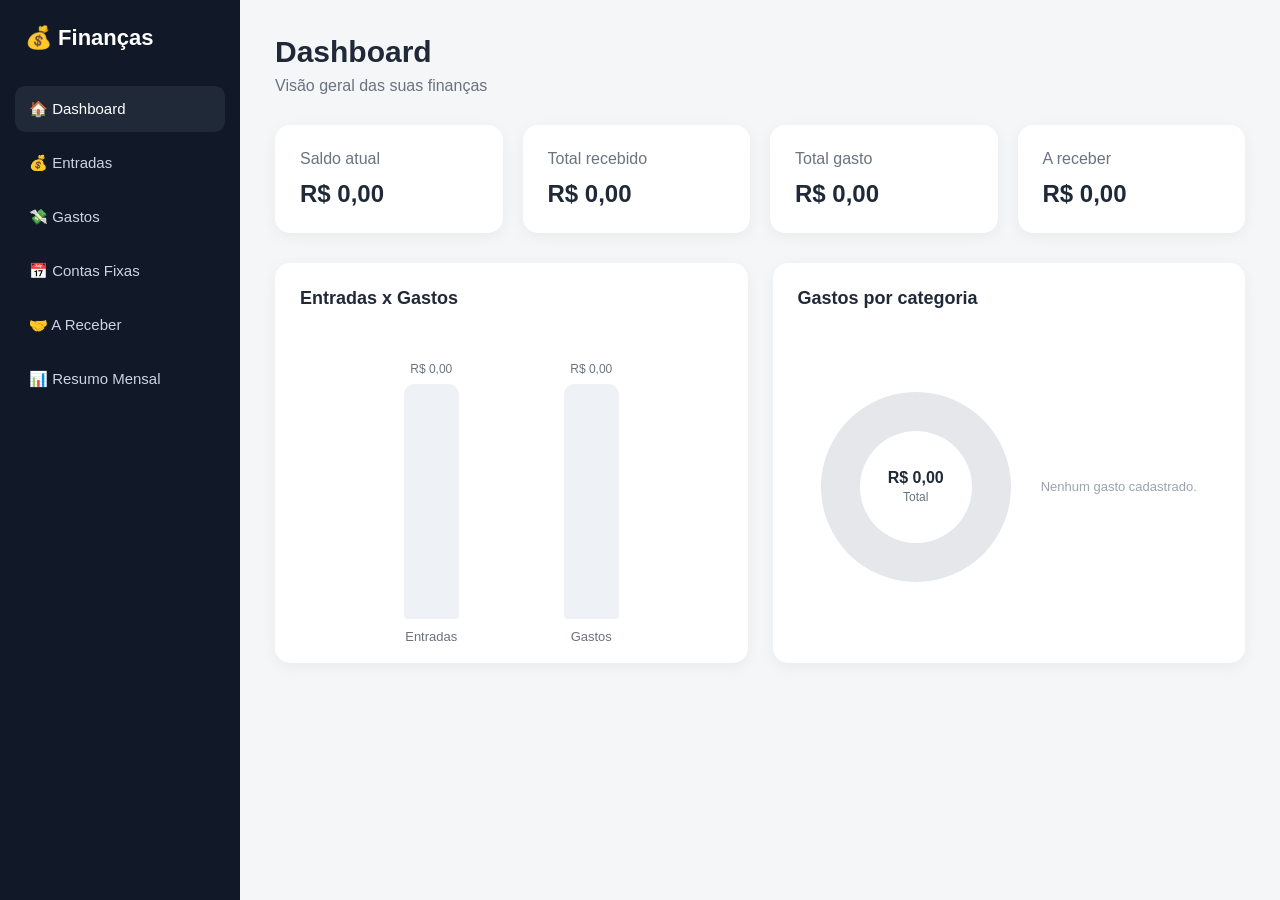
<file: System/index.html>
<!DOCTYPE html>
<html lang="pt-BR">
<head>
    <meta charset="UTF-8">
    <meta name="viewport" content="width=device-width, initial-scale=1.0, viewport-fit=cover">
    <meta name="theme-color" content="#111827">

    <title>Minha Vida Financeira</title>

    <link rel="stylesheet" href="style.css">
</head>

<body>

    <aside class="sidebar">
        <div class="logo">💰 Finanças</div>

        <nav>
            <button class="menu active" data-page="dashboard">🏠 Dashboard</button>
            <button class="menu" data-page="entradas">💰 Entradas</button>
            <button class="menu" data-page="gastos">💸 Gastos</button>
            <button class="menu" data-page="contas">📅 Contas Fixas</button>
            <button class="menu" data-page="receber">🤝 A Receber</button>
            <button class="menu" data-page="resumo">📊 Resumo Mensal</button>
        </nav>
    </aside>

    <main class="main">

        <!-- DASHBOARD -->
        <section id="dashboard" class="page active-page">

            <header>
                <h1>Dashboard</h1>
                <p>Visão geral das suas finanças</p>
            </header>

            <div class="cards">

                <div class="card">
                    <span>Saldo atual</span>
                    <strong id="saldo">R$ 0,00</strong>
                </div>

                <div class="card">
                    <span>Total recebido</span>
                    <strong id="totalEntradas">R$ 0,00</strong>
                </div>

                <div class="card">
                    <span>Total gasto</span>
                    <strong id="totalGastos">R$ 0,00</strong>
                </div>

                <div class="card">
                    <span>A receber</span>
                    <strong id="totalReceber">R$ 0,00</strong>
                </div>

            </div>

            <div class="charts">

                <div class="chart-box">
                    <h2>Entradas x Gastos</h2>

                    <div class="bar-chart" id="graficoFinanceiro">
                        <div class="bar-column">
                            <div class="bar-value" id="valorBarraEntrada">R$ 0,00</div>
                            <div class="bar-track">
                                <div class="bar entrada" id="barraEntrada"></div>
                            </div>
                            <span>Entradas</span>
                        </div>

                        <div class="bar-column">
                            <div class="bar-value" id="valorBarraGasto">R$ 0,00</div>
                            <div class="bar-track">
                                <div class="bar gasto" id="barraGasto"></div>
                            </div>
                            <span>Gastos</span>
                        </div>
                    </div>
                </div>

                <div class="chart-box">
                    <h2>Gastos por categoria</h2>

                    <div class="category-chart">

                        <div class="donut" id="donutCategorias">
                            <div class="donut-center">
                                <strong id="totalDonut">R$ 0</strong>
                                <span>Total</span>
                            </div>
                        </div>

                        <div class="legend" id="legendaCategorias">
                            <p class="empty-chart">Nenhum gasto cadastrado.</p>
                        </div>

                    </div>
                </div>

            </div>
        </section>


        <!-- ENTRADAS -->
        <section id="entradas" class="page">

            <h1>Entradas</h1>

            <form id="formEntrada">

                <input
                    type="text"
                    id="entradaDescricao"
                    placeholder="Descrição"
                    autocomplete="off"
                    required
                >

                <input
                    type="number"
                    id="entradaValor"
                    placeholder="Valor"
                    min="0.01"
                    step="0.01"
                    inputmode="decimal"
                    required
                >

                <input
                    type="date"
                    id="entradaData"
                    required
                >

                <input
                    type="text"
                    id="entradaCategoria"
                    placeholder="Categoria"
                    autocomplete="off"
                    required
                >

                <button type="submit">Adicionar entrada</button>

            </form>

            <div class="table-container">
                <table>
                    <thead>
                        <tr>
                            <th>Descrição</th>
                            <th>Valor</th>
                            <th>Data</th>
                            <th>Categoria</th>
                            <th>Ação</th>
                        </tr>
                    </thead>

                    <tbody id="listaEntradas"></tbody>
                </table>
            </div>

        </section>


        <!-- GASTOS -->
        <section id="gastos" class="page">

            <h1>Gastos</h1>

            <form id="formGasto">

                <input
                    type="text"
                    id="gastoDescricao"
                    placeholder="Descrição"
                    autocomplete="off"
                    required
                >

                <input
                    type="number"
                    id="gastoValor"
                    placeholder="Valor"
                    min="0.01"
                    step="0.01"
                    inputmode="decimal"
                    required
                >

                <input
                    type="date"
                    id="gastoData"
                    required
                >

                <input
                    type="text"
                    id="gastoCategoria"
                    placeholder="Categoria"
                    autocomplete="off"
                    required
                >

                <select id="gastoTipo" required>
                    <option value="">Tipo de gasto</option>
                    <option value="Obrigatório">Obrigatório</option>
                    <option value="Fútil">Fútil</option>
                </select>

                <button type="submit">Adicionar gasto</button>

            </form>

            <div class="table-container">
                <table>
                    <thead>
                        <tr>
                            <th>Descrição</th>
                            <th>Valor</th>
                            <th>Data</th>
                            <th>Categoria</th>
                            <th>Tipo</th>
                            <th>Ação</th>
                        </tr>
                    </thead>

                    <tbody id="listaGastos"></tbody>
                </table>
            </div>

        </section>


        <!-- CONTAS FIXAS -->
        <section id="contas" class="page">

            <h1>Contas Fixas</h1>

            <form id="formConta">

                <input
                    type="text"
                    id="contaNome"
                    placeholder="Nome da conta"
                    autocomplete="off"
                    required
                >

                <input
                    type="number"
                    id="contaValor"
                    placeholder="Valor"
                    min="0.01"
                    step="0.01"
                    inputmode="decimal"
                    required
                >

                <input
                    type="date"
                    id="contaVencimento"
                    required
                >

                <select id="contaObrigatorio" required>
                    <option value="">É obrigatório?</option>
                    <option value="Sim">Sim</option>
                    <option value="Não">Não</option>
                </select>

                <select id="contaStatus" required>
                    <option value="Pendente">Pendente</option>
                    <option value="Paga">Paga</option>
                </select>

                <button type="submit">Adicionar conta</button>

            </form>

            <div class="table-container">
                <table>
                    <thead>
                        <tr>
                            <th>Conta</th>
                            <th>Valor</th>
                            <th>Vencimento</th>
                            <th>Obrigatória</th>
                            <th>Status</th>
                            <th>Ação</th>
                        </tr>
                    </thead>

                    <tbody id="listaContas"></tbody>
                </table>
            </div>

        </section>


        <!-- A RECEBER -->
        <section id="receber" class="page">

            <h1>A Receber</h1>

            <form id="formReceber">

                <input
                    type="text"
                    id="receberNome"
                    placeholder="Pessoa"
                    autocomplete="off"
                    required
                >

                <input
                    type="number"
                    id="receberValor"
                    placeholder="Valor"
                    min="0.01"
                    step="0.01"
                    inputmode="decimal"
                    required
                >

                <input
                    type="date"
                    id="receberData"
                    required
                >

                <input
                    type="date"
                    id="receberPrazo"
                    required
                >

                <select id="receberStatus">
                    <option value="Pendente">Pendente</option>
                    <option value="Recebido">Recebido</option>
                </select>

                <button type="submit">Adicionar</button>

            </form>

            <div class="table-container">
                <table>
                    <thead>
                        <tr>
                            <th>Pessoa</th>
                            <th>Valor</th>
                            <th>Data</th>
                            <th>Prazo</th>
                            <th>Dias em atraso</th>
                            <th>Status</th>
                            <th>Ação</th>
                        </tr>
                    </thead>

                    <tbody id="listaReceber"></tbody>
                </table>
            </div>

        </section>


        <!-- RESUMO -->
        <section id="resumo" class="page">

            <h1>Resumo Mensal</h1>

            <div class="summary">

                <div>
                    <span>Entradas</span>
                    <strong id="resumoEntradas">R$ 0,00</strong>
                </div>

                <div>
                    <span>Gastos</span>
                    <strong id="resumoGastos">R$ 0,00</strong>
                </div>

                <div>
                    <span>Obrigatórios</span>
                    <strong id="resumoObrigatorios">R$ 0,00</strong>
                </div>

                <div>
                    <span>Fúteis</span>
                    <strong id="resumoFuteis">R$ 0,00</strong>
                </div>

                <div>
                    <span>Saldo</span>
                    <strong id="resumoSaldo">R$ 0,00</strong>
                </div>

                <div>
                    <span>A receber</span>
                    <strong id="resumoReceber">R$ 0,00</strong>
                </div>

            </div>

        </section>

    </main>

    <script src="script.js"></script>

</body>
</html>
</file>
<file: System/style.css>
* {
    margin: 0;
    padding: 0;
    box-sizing: border-box;
}

html {
    min-height: 100%;
}

body {
    min-height: 100vh;
    font-family: -apple-system, BlinkMacSystemFont, "Segoe UI", Arial, sans-serif;
    background: #f4f6f8;
    color: #1f2937;
    -webkit-text-size-adjust: 100%;
}

button,
input,
select {
    font: inherit;
}

button {
    -webkit-tap-highlight-color: transparent;
}

.sidebar {
    width: 240px;
    height: 100vh;
    height: 100dvh;
    background: #111827;
    color: white;
    position: fixed;
    left: 0;
    top: 0;
    padding: 25px 15px;
    z-index: 10;
}

.logo {
    font-size: 22px;
    font-weight: 700;
    margin-bottom: 35px;
    padding: 0 10px;
}

nav {
    display: flex;
    flex-direction: column;
    gap: 8px;
}

.menu {
    width: 100%;
    border: 0;
    background: transparent;
    color: #cbd5e1;
    padding: 14px;
    border-radius: 10px;
    text-align: left;
    cursor: pointer;
    font-size: 15px;
}

.menu:hover,
.menu.active {
    background: #1f2937;
    color: white;
}

.main {
    margin-left: 240px;
    width: calc(100% - 240px);
    padding: 35px;
    min-height: 100vh;
}

.page {
    display: none;
}

.active-page {
    display: block;
}

h1 {
    margin-bottom: 8px;
    font-size: 30px;
}

header p {
    color: #6b7280;
    margin-bottom: 30px;
}

/* CARDS */

.cards {
    display: grid;
    grid-template-columns: repeat(4, minmax(0, 1fr));
    gap: 20px;
    margin-bottom: 30px;
}

.card {
    background: white;
    border-radius: 15px;
    padding: 25px;
    box-shadow: 0 4px 15px rgba(0, 0, 0, .05);
    min-width: 0;
}

.card span {
    display: block;
    color: #6b7280;
    margin-bottom: 12px;
}

.card strong {
    display: block;
    font-size: 24px;
    overflow-wrap: anywhere;
}

/* GRÁFICOS */

.charts {
    display: grid;
    grid-template-columns: minmax(0, 1fr) minmax(0, 1fr);
    gap: 25px;
}

.chart-box {
    background: white;
    padding: 25px;
    border-radius: 15px;
    box-shadow: 0 4px 15px rgba(0, 0, 0, .05);
    height: 400px;
    min-width: 0;
    overflow: hidden;
}

.chart-box h2 {
    font-size: 18px;
    margin-bottom: 20px;
}

/* GRÁFICO DE BARRAS */

.bar-chart {
    width: 100%;
    height: 315px;
    display: flex;
    align-items: flex-end;
    justify-content: center;
    gap: 70px;
    padding: 10px 20px 0;
}

.bar-column {
    height: 100%;
    width: 90px;
    display: flex;
    flex-direction: column;
    align-items: center;
    justify-content: flex-end;
}

.bar-value {
    width: 120px;
    text-align: center;
    font-size: 12px;
    color: #6b7280;
    margin-bottom: 8px;
    white-space: nowrap;
}

.bar-track {
    width: 55px;
    height: 235px;
    background: #eef2f7;
    border-radius: 10px 10px 4px 4px;
    display: flex;
    align-items: flex-end;
    overflow: hidden;
}

.bar {
    width: 100%;
    height: 0;
    border-radius: 10px 10px 4px 4px;
    transition: height .25s ease;
}

.bar.entrada {
    background: #2563eb;
}

.bar.gasto {
    background: #ef4444;
}

.bar-column > span {
    margin-top: 10px;
    font-size: 13px;
    color: #6b7280;
}

/* GRÁFICO DE CATEGORIAS */

.category-chart {
    width: 100%;
    height: 315px;
    display: flex;
    align-items: center;
    justify-content: center;
    gap: 30px;
}

.donut {
    width: 190px;
    height: 190px;
    flex: 0 0 190px;
    border-radius: 50%;
    background: #e5e7eb;
    display: flex;
    align-items: center;
    justify-content: center;
    position: relative;
}

.donut::after {
    content: "";
    position: absolute;
    width: 112px;
    height: 112px;
    background: white;
    border-radius: 50%;
}

.donut-center {
    position: relative;
    z-index: 2;
    display: flex;
    flex-direction: column;
    align-items: center;
    justify-content: center;
}

.donut-center strong {
    font-size: 16px;
}

.donut-center span {
    color: #6b7280;
    font-size: 12px;
    margin-top: 3px;
}

.legend {
    max-width: 180px;
    max-height: 220px;
    overflow-y: auto;
}

.legend-item {
    display: flex;
    align-items: center;
    gap: 8px;
    margin-bottom: 10px;
    font-size: 13px;
}

.legend-color {
    width: 12px;
    height: 12px;
    border-radius: 3px;
    flex: 0 0 12px;
}

.legend-text {
    overflow-wrap: anywhere;
}

.empty-chart {
    color: #9ca3af;
    font-size: 13px;
}

/* FORMULÁRIOS */

form {
    background: white;
    padding: 20px;
    border-radius: 15px;
    margin: 20px 0;
    display: flex;
    flex-wrap: wrap;
    gap: 10px;
    box-shadow: 0 4px 15px rgba(0, 0, 0, .04);
}

input,
select {
    min-width: 150px;
    padding: 12px;
    border: 1px solid #d1d5db;
    border-radius: 8px;
    outline: none;
    background: white;
    color: #1f2937;
}

input:focus,
select:focus {
    border-color: #2563eb;
}

form button {
    background: #111827;
    color: white;
    border: none;
    padding: 12px 18px;
    border-radius: 8px;
    cursor: pointer;
    font-weight: 600;
}

form button:hover {
    background: #1f2937;
}

/* TABELAS */

.table-container {
    background: white;
    border-radius: 15px;
    padding: 20px;
    overflow-x: auto;
    -webkit-overflow-scrolling: touch;
    box-shadow: 0 4px 15px rgba(0, 0, 0, .04);
}

table {
    width: 100%;
    border-collapse: collapse;
    min-width: 700px;
}

th,
td {
    padding: 14px;
    text-align: left;
    border-bottom: 1px solid #eee;
}

th {
    color: #6b7280;
    font-size: 14px;
}

td {
    font-size: 14px;
}

.delete {
    background: #ef4444;
    color: white;
    border: 0;
    padding: 8px 11px;
    border-radius: 6px;
    cursor: pointer;
}

/* RESUMO */

.summary {
    display: grid;
    grid-template-columns: repeat(3, minmax(0, 1fr));
    gap: 20px;
    margin-top: 25px;
}

.summary div {
    background: white;
    padding: 25px;
    border-radius: 15px;
    box-shadow: 0 4px 15px rgba(0, 0, 0, .05);
    min-width: 0;
}

.summary span {
    display: block;
    color: #6b7280;
    margin-bottom: 10px;
}

.summary strong {
    font-size: 22px;
    overflow-wrap: anywhere;
}

/* TABLET */

@media (max-width: 1000px) {

    .sidebar {
        width: 200px;
    }

    .main {
        margin-left: 200px;
        width: calc(100% - 200px);
        padding: 25px;
    }

    .cards {
        grid-template-columns: repeat(2, minmax(0, 1fr));
    }

    .charts {
        grid-template-columns: 1fr;
    }
}

/* CELULAR */

@media (max-width: 650px) {

    .sidebar {
        position: relative;
        width: 100%;
        height: auto;
        min-height: 0;
        padding: 18px 12px;
    }

    .logo {
        margin-bottom: 15px;
    }

    nav {
        flex-direction: row;
        overflow-x: auto;
        padding-bottom: 4px;
        -webkit-overflow-scrolling: touch;
    }

    .menu {
        width: auto;
        min-width: max-content;
        white-space: nowrap;
    }

    .main {
        margin-left: 0;
        width: 100%;
        padding: 20px 15px;
    }

    h1 {
        font-size: 26px;
    }

    .cards {
        grid-template-columns: 1fr;
        gap: 12px;
    }

    .charts {
        grid-template-columns: 1fr;
        gap: 15px;
    }

    .chart-box {
        height: 350px;
        padding: 18px;
    }

    .bar-chart {
        height: 275px;
        gap: 35px;
        padding: 5px;
    }

    .bar-track {
        height: 195px;
        width: 48px;
    }

    .bar-column {
        width: 75px;
    }

    .bar-value {
        width: 100px;
        font-size: 11px;
    }

    .category-chart {
        height: 275px;
        gap: 15px;
    }

    .donut {
        width: 145px;
        height: 145px;
        flex-basis: 145px;
    }

    .donut::after {
        width: 85px;
        height: 85px;
    }

    .legend {
        max-width: 140px;
        max-height: 190px;
    }

    form {
        flex-direction: column;
    }

    input,
    select,
    form button {
        width: 100%;
        min-width: 0;
    }

    .summary {
        grid-template-columns: 1fr;
        gap: 12px;
    }
}
</file>
